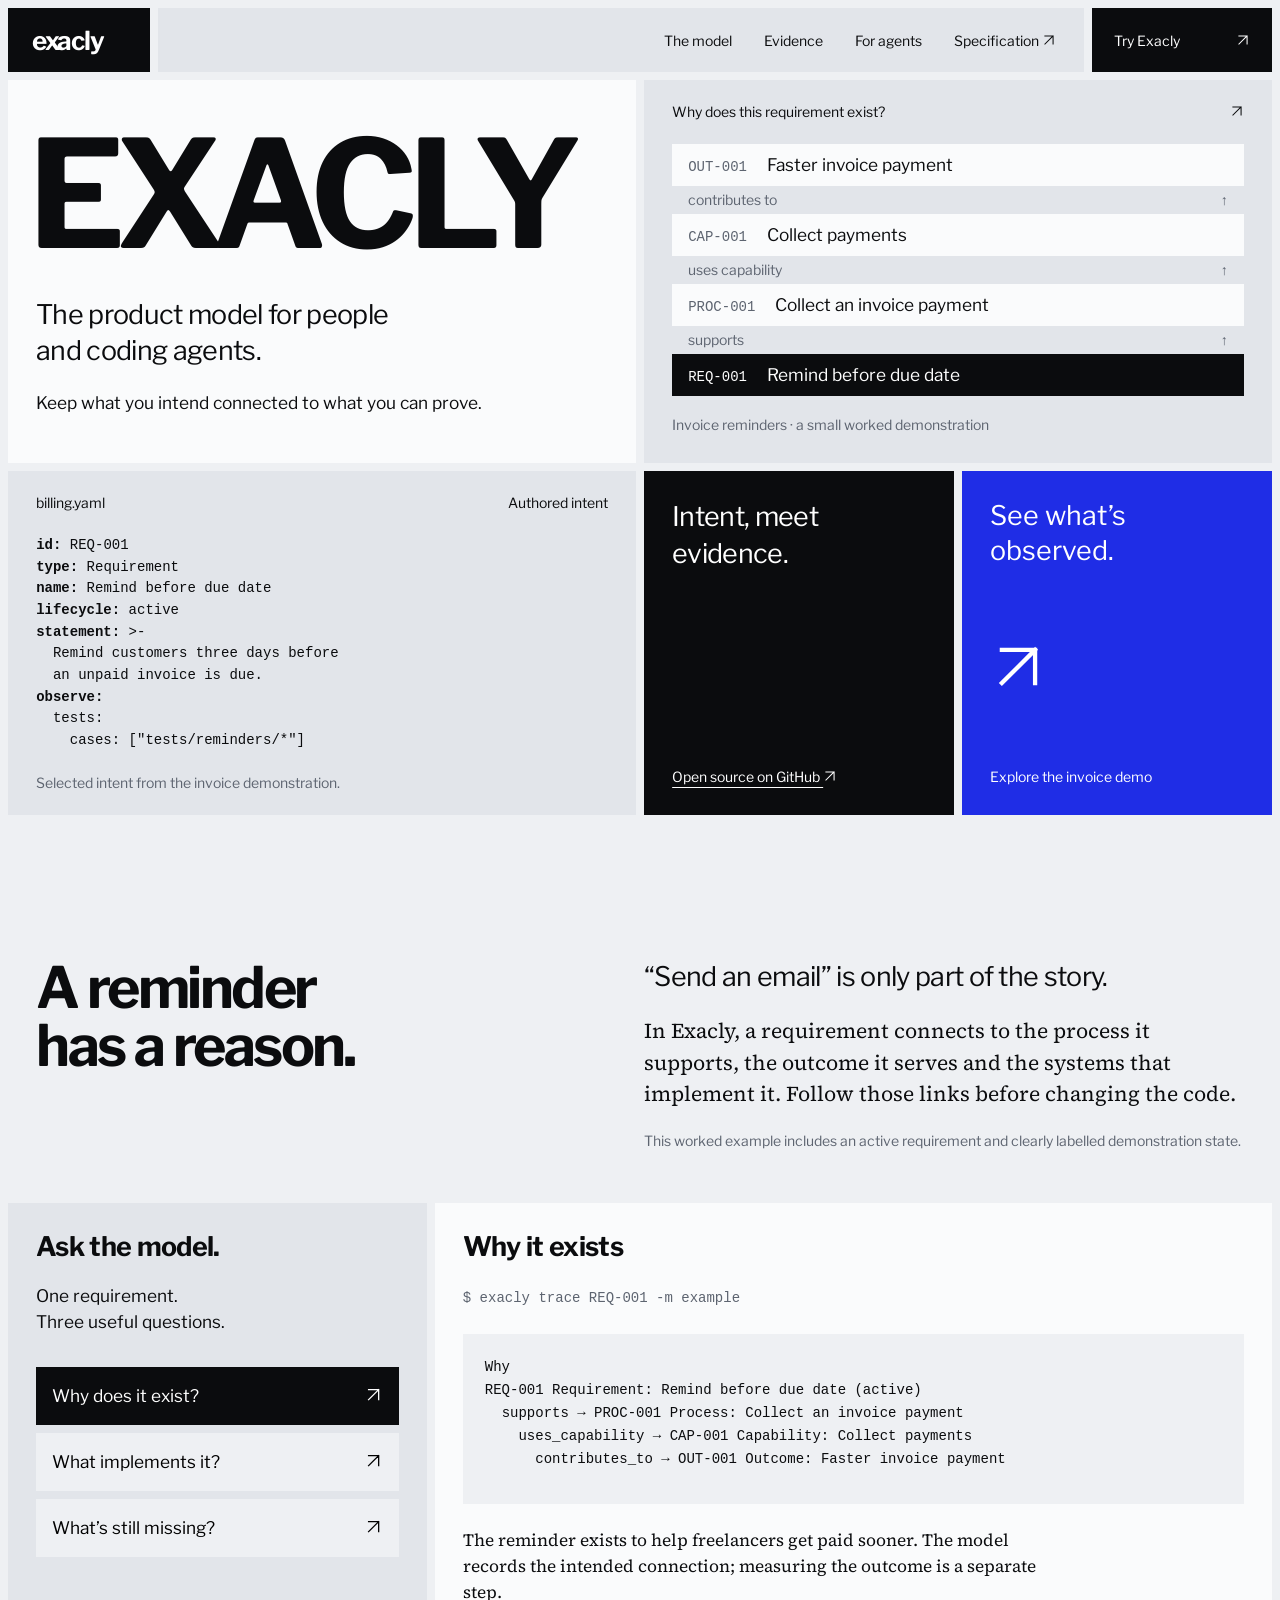
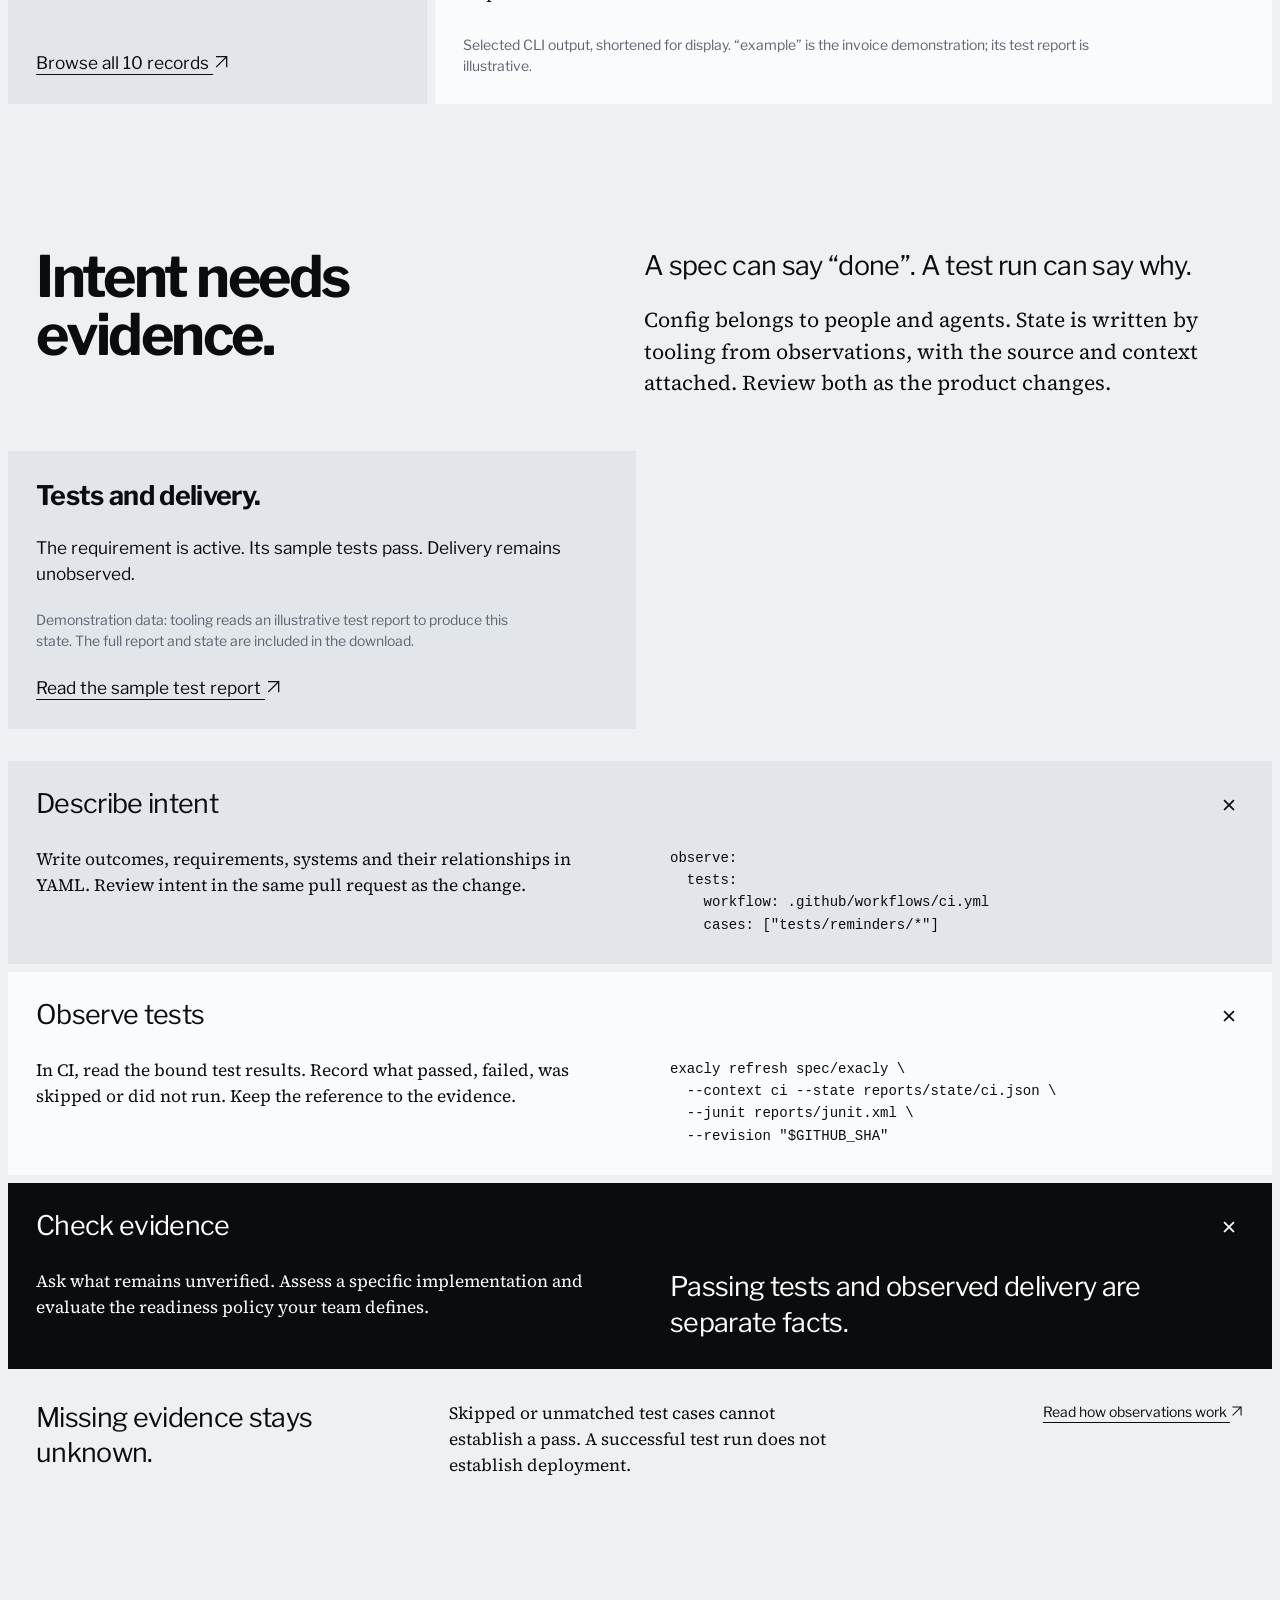
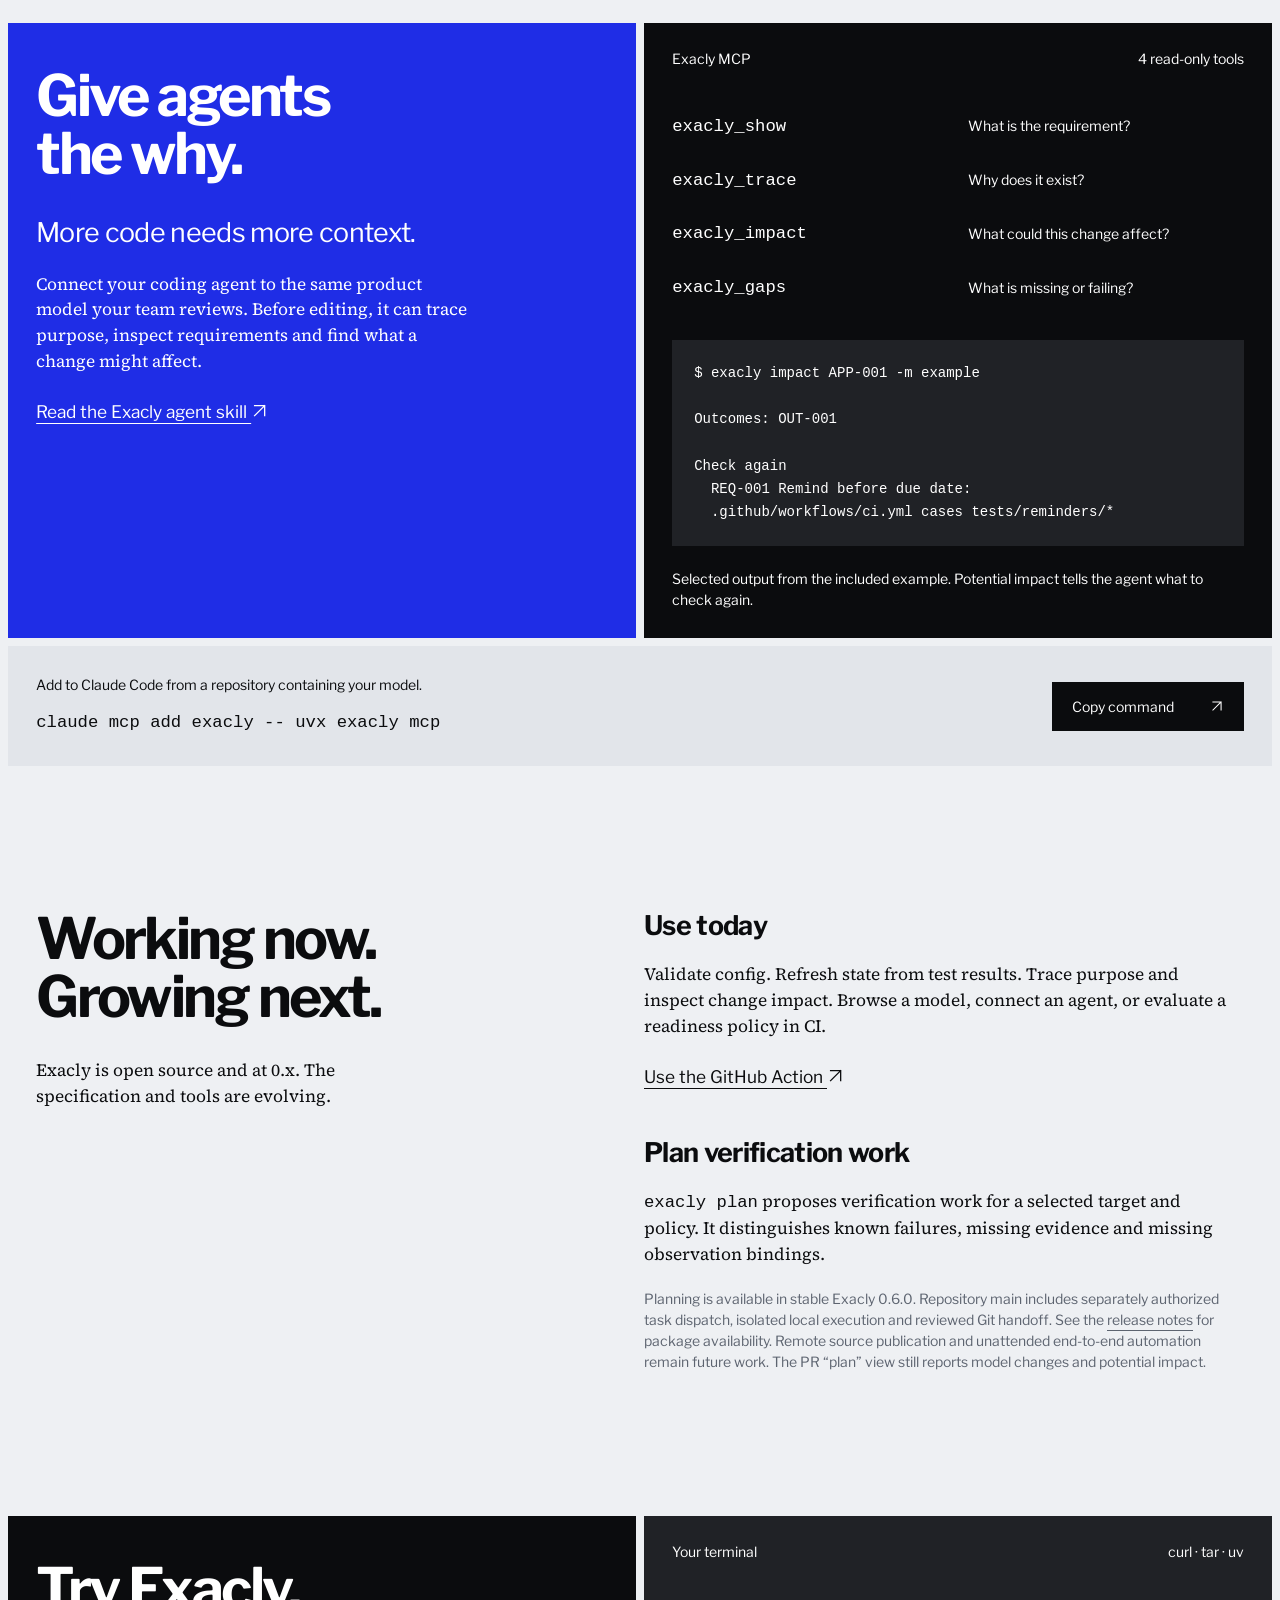
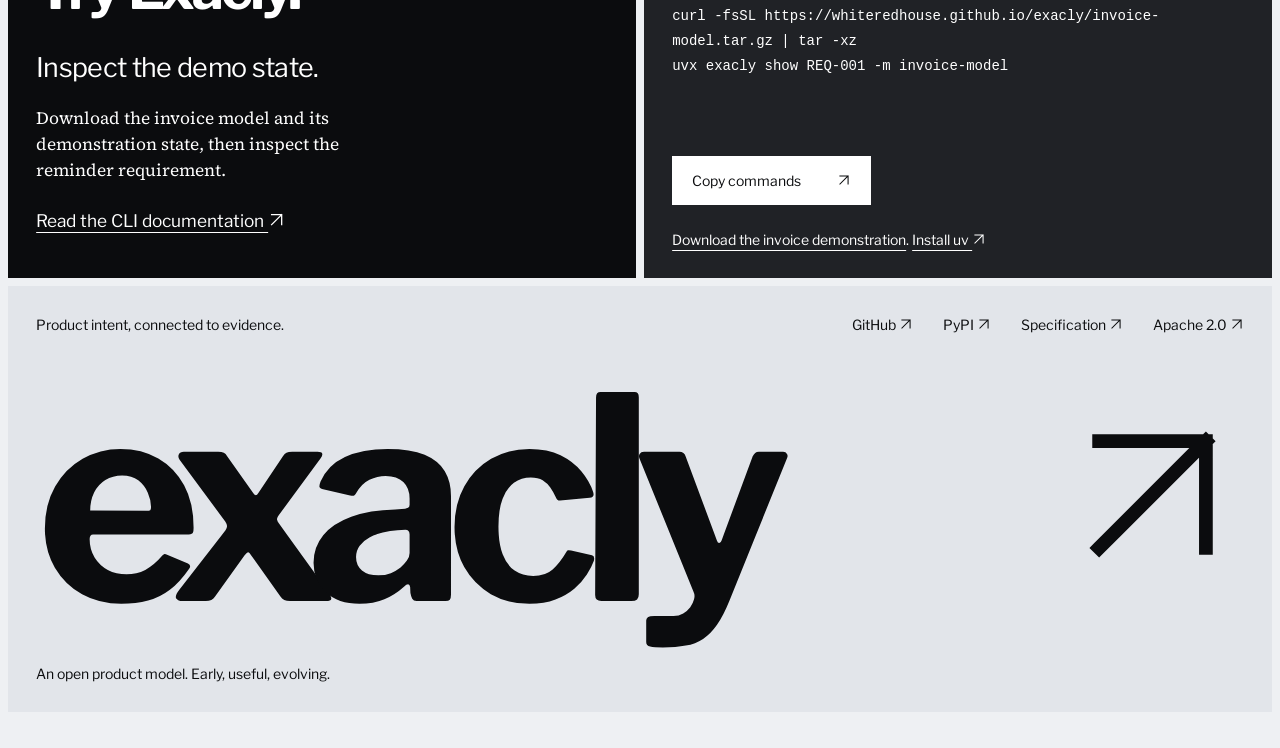
<file: docs/site/index.html>
<!doctype html>
<html lang="en">
<head>
  <meta charset="utf-8">
  <meta name="viewport" content="width=device-width, initial-scale=1">
  <meta name="theme-color" content="#eef0f3">
  <meta name="description" content="Exacly connects product intent to evidence. An open product model and CLI that gives people and coding agents the context behind what ships.">
  <meta property="og:title" content="Exacly — Product intent, connected to evidence">
  <meta property="og:description" content="Know why a requirement exists, what implements it, and what is actually verified. A shared product model for people and coding agents.">
  <meta property="og:type" content="website">
  <title>Exacly — Product intent, connected to evidence</title>
  <link rel="icon" href="./favicon.svg" type="image/svg+xml">
  <link rel="preload" href="./fonts/libre-franklin-latin-700-normal.woff2" as="font" type="font/woff2" crossorigin>
  <link rel="stylesheet" href="./style.css">
  <script src="./site.js" defer></script>
</head>
<body>
  <a class="skip-link" href="#main">Skip to content</a>
  <header class="site-header">
    <a class="wordmark" href="#main" aria-label="Exacly home">exacly</a>
    <nav class="desktop-nav" aria-label="Main navigation">
      <a href="#model">The model</a><a href="#evidence">Evidence</a><a href="#agents">For agents</a><a href="https://github.com/whiteredhouse/exacly/tree/main/spec">Specification <svg class="arrow" aria-hidden="true" viewBox="0 0 24 24" fill="none"><path d="M5 19 19 5M5 5h14v14" stroke="currentColor" stroke-width="1.8" stroke-linecap="square"/></svg></a>
    </nav>
    <details class="mobile-nav">
      <summary>Menu <span aria-hidden="true">＋</span></summary>
      <nav aria-label="Mobile navigation"><a href="#model">The model</a><a href="#evidence">Evidence</a><a href="#agents">For agents</a><a href="#start">Try Exacly</a><a href="https://github.com/whiteredhouse/exacly/tree/main/spec">Specification <svg class="arrow" aria-hidden="true" viewBox="0 0 24 24" fill="none"><path d="M5 19 19 5M5 5h14v14" stroke="currentColor" stroke-width="1.8" stroke-linecap="square"/></svg></a></nav>
    </details>
    <a class="header-action" href="#start">Try Exacly <span aria-hidden="true"><svg class="arrow" aria-hidden="true" viewBox="0 0 24 24" fill="none"><path d="M5 19 19 5M5 5h14v14" stroke="currentColor" stroke-width="1.8" stroke-linecap="square"/></svg></span></a>
  </header>

  <main id="main">
    <section class="hero board" aria-labelledby="hero-title">
      <div class="hero-name tile">
        <h1 id="hero-title">EXACLY</h1>
        <p class="lead">The product model for people<br class="desktop-break"> and coding agents.</p>
        <p>Keep what you intend connected to what you can prove.</p>
        <a class="mobile-hero-action" href="#model">Explore the example <span aria-hidden="true"><svg class="arrow" aria-hidden="true" viewBox="0 0 24 24" fill="none"><path d="M5 19 19 5M5 5h14v14" stroke="currentColor" stroke-width="1.8" stroke-linecap="square"/></svg></span></a>
      </div>
      <div class="hero-trace tile" data-ui>
        <div class="fragment-heading"><span>Why does this requirement exist?</span><span aria-hidden="true"><svg class="arrow" aria-hidden="true" viewBox="0 0 24 24" fill="none"><path d="M5 19 19 5M5 5h14v14" stroke="currentColor" stroke-width="1.8" stroke-linecap="square"/></svg></span></div>
        <div class="trace-graphic">
          <div class="trace-node"><code>OUT-001</code><span>Faster invoice payment</span></div>
          <p class="trace-link">contributes to <span aria-hidden="true">↑</span></p>
          <div class="trace-node"><code>CAP-001</code><span>Collect payments</span></div>
          <p class="trace-link">uses capability <span aria-hidden="true">↑</span></p>
          <div class="trace-node"><code>PROC-001</code><span>Collect an invoice payment</span></div>
          <p class="trace-link">supports <span aria-hidden="true">↑</span></p>
          <div class="trace-node selected"><code>REQ-001</code><span>Remind before due date</span></div>
        </div>
        <p class="fragment-note">Invoice reminders · a small worked demonstration</p>
      </div>
      <div class="hero-config tile" data-ui>
        <div class="fragment-heading"><span>billing.yaml</span><span>Authored intent</span></div>
        <pre><code><span class="syntax-key">id:</span> REQ-001
<span class="syntax-key">type:</span> Requirement
<span class="syntax-key">name:</span> Remind before due date
<span class="syntax-key">lifecycle:</span> active
<span class="syntax-key">statement:</span> &gt;-
  Remind customers three days before
  an unpaid invoice is due.
<span class="syntax-key">observe:</span>
  tests:
    cases: ["tests/reminders/*"]</code></pre>
        <p class="fragment-note">Selected intent from the invoice demonstration.</p>
      </div>
      <div class="hero-close board">
        <div class="hero-statement tile"><p>Intent, meet evidence.</p><a href="https://github.com/whiteredhouse/exacly">Open source on GitHub <span aria-hidden="true"><svg class="arrow" aria-hidden="true" viewBox="0 0 24 24" fill="none"><path d="M5 19 19 5M5 5h14v14" stroke="currentColor" stroke-width="1.8" stroke-linecap="square"/></svg></span></a></div>
        <a class="hero-cta tile" href="#evidence"><span>See what’s<br>observed.</span><span class="big-arrow" aria-hidden="true"><svg class="arrow" aria-hidden="true" viewBox="0 0 24 24" fill="none"><path d="M5 19 19 5M5 5h14v14" stroke="currentColor" stroke-width="1.8" stroke-linecap="square"/></svg></span><span class="cta-caption">Explore the invoice demo</span></a>
      </div>
    </section>

    <section id="model" class="model-section section-space" aria-labelledby="model-title">
      <div class="section-intro">
        <h2 id="model-title" data-enter>A reminder<br>has a reason.</h2>
        <div data-enter><p class="lead">“Send an email” is only part of the story.</p><p>In Exacly, a requirement connects to the process it supports, the outcome it serves and the systems that implement it. Follow those links before changing the code.</p><p class="small">This worked example includes an active requirement and clearly labelled demonstration state.</p></div>
      </div>
      <div class="question-board board" data-enter>
        <div class="question-choices tile">
          <h3>Ask the model.</h3>
          <p>One requirement.<br>Three useful questions.</p>
          <div class="question-controls" hidden role="tablist" aria-label="Questions about the example">
            <button id="tab-why" type="button" role="tab" aria-selected="true" aria-controls="answer-why" data-question="why">Why does it exist? <span aria-hidden="true"><svg class="arrow" aria-hidden="true" viewBox="0 0 24 24" fill="none"><path d="M5 19 19 5M5 5h14v14" stroke="currentColor" stroke-width="1.8" stroke-linecap="square"/></svg></span></button>
            <button id="tab-how" type="button" role="tab" aria-selected="false" aria-controls="answer-how" tabindex="-1" data-question="how">What implements it? <span aria-hidden="true"><svg class="arrow" aria-hidden="true" viewBox="0 0 24 24" fill="none"><path d="M5 19 19 5M5 5h14v14" stroke="currentColor" stroke-width="1.8" stroke-linecap="square"/></svg></span></button>
            <button id="tab-gaps" type="button" role="tab" aria-selected="false" aria-controls="answer-gaps" tabindex="-1" data-question="gaps">What’s still missing? <span aria-hidden="true"><svg class="arrow" aria-hidden="true" viewBox="0 0 24 24" fill="none"><path d="M5 19 19 5M5 5h14v14" stroke="currentColor" stroke-width="1.8" stroke-linecap="square"/></svg></span></button>
          </div>
          <a class="text-link" href="./example/">Browse all 10 records <span aria-hidden="true"><svg class="arrow" aria-hidden="true" viewBox="0 0 24 24" fill="none"><path d="M5 19 19 5M5 5h14v14" stroke="currentColor" stroke-width="1.8" stroke-linecap="square"/></svg></span></a>
        </div>
        <div class="answers tile" data-ui>
          <article id="answer-why" class="answer" aria-labelledby="answer-why-title">
            <h3 id="answer-why-title">Why it exists</h3>
            <pre class="command"><code>$ exacly trace REQ-001 -m example</code></pre>
            <pre class="answer-output"><code>Why
REQ-001 Requirement: Remind before due date (active)
  supports → PROC-001 Process: Collect an invoice payment
    uses_capability → CAP-001 Capability: Collect payments
      contributes_to → OUT-001 Outcome: Faster invoice payment</code></pre>
            <p>The reminder exists to help freelancers get paid sooner. The model records the intended connection; measuring the outcome is a separate step.</p>
          </article>
          <article id="answer-how" class="answer" aria-labelledby="answer-how-title">
            <h3 id="answer-how-title">What implements it</h3>
            <pre class="command"><code>$ exacly trace REQ-001 -m example</code></pre>
            <pre class="answer-output"><code>How
REQ-001 Requirement: Remind before due date (active)
  implements ← APP-001 Application: Reminder service
    depends_on → INF-001 Infrastructure: Scheduler
    depends_on → INF-002 Infrastructure: Message queue
    depends_on → INF-003 Infrastructure: Billing database
    reads → INFO-001 Information: Invoice
    writes → INFO-001 Information: Invoice</code></pre>
            <p>The reminder service implements the requirement. Its dependencies make the surrounding system visible before a change.</p>
          </article>
          <article id="answer-gaps" class="answer" aria-labelledby="answer-gaps-title">
            <h3 id="answer-gaps-title">What’s still missing</h3>
            <pre class="command"><code>$ exacly gaps -m example</code></pre>
            <pre class="answer-output"><code>Result: conforms
State: demo

Requirements not verified in any context (0)

Requirements not released in any context (1)
  REQ-001 Requirement: Remind before due date (active)</code></pre>
            <p>The sample test report verifies the requirement in the demo context. Delivery has no recorded observation, so that gap stays visible.</p>
          </article>
          <p class="fragment-note">Selected CLI output, shortened for display. “example” is the invoice demonstration; its test report is illustrative.</p>
        </div>
      </div>
    </section>

    <section id="evidence" class="evidence-section section-space" aria-labelledby="evidence-title">
      <div class="section-intro">
        <h2 id="evidence-title" data-enter>Intent needs<br>evidence.</h2>
        <div data-enter><p class="lead">A spec can say “done”. A test run can say why.</p><p>Config belongs to people and agents. State is written by tooling from observations, with the source and context attached. Review both as the product changes.</p></div>
      </div>
      <div id="demo-evidence" class="demo-evidence board">
        <!-- DEMO_EVIDENCE -->
        <div class="demo-explanation tile">
          <h3>Tests and delivery.</h3>
          <p>The requirement is active. Its sample tests pass. Delivery remains unobserved.</p>
          <p class="small">Demonstration data: tooling reads an illustrative test report to produce this state. The full report and state are included in the download.</p>
          <a class="text-link" href="./example/sample-junit.xml">Read the sample test report <svg class="arrow" aria-hidden="true" viewBox="0 0 24 24" fill="none"><path d="M5 19 19 5M5 5h14v14" stroke="currentColor" stroke-width="1.8" stroke-linecap="square"/></svg></a>
        </div>
      </div>
      <div class="evidence-board board">
        <details class="evidence-step tile" open data-enter><summary>Describe intent<span aria-hidden="true">＋</span></summary><div><p>Write outcomes, requirements, systems and their relationships in YAML. Review intent in the same pull request as the change.</p><pre data-ui><code>observe:
  tests:
    workflow: .github/workflows/ci.yml
    cases: ["tests/reminders/*"]</code></pre></div></details>
        <details class="evidence-step tile" open data-enter><summary>Observe tests<span aria-hidden="true">＋</span></summary><div><p>In CI, read the bound test results. Record what passed, failed, was skipped or did not run. Keep the reference to the evidence.</p><pre data-ui><code>exacly refresh spec/exacly \
  --context ci --state reports/state/ci.json \
  --junit reports/junit.xml \
  --revision "$GITHUB_SHA"</code></pre></div></details>
        <details class="evidence-step tile" open data-enter><summary>Check evidence<span aria-hidden="true">＋</span></summary><div><p>Ask what remains unverified. Assess a specific implementation and evaluate the readiness policy your team defines.</p><p class="step-emphasis">Passing tests and observed delivery are separate facts.</p></div></details>
      </div>
      <div class="evidence-note" data-enter><p>Missing evidence stays unknown.</p><p>Skipped or unmatched test cases cannot establish a pass. A successful test run does not establish deployment.</p><a href="https://github.com/whiteredhouse/exacly/blob/main/python/README.md#refresh">Read how observations work <svg class="arrow" aria-hidden="true" viewBox="0 0 24 24" fill="none"><path d="M5 19 19 5M5 5h14v14" stroke="currentColor" stroke-width="1.8" stroke-linecap="square"/></svg></a></div>
    </section>

    <section id="agents" class="agents-section section-space" aria-labelledby="agents-title">
      <div class="agents-heading tile"><h2 id="agents-title" data-enter>Give agents<br>the why.</h2><p class="lead" data-enter>More code needs more context.</p><p data-enter>Connect your coding agent to the same product model your team reviews. Before editing, it can trace purpose, inspect requirements and find what a change might affect.</p><a class="text-link" href="https://github.com/whiteredhouse/exacly/blob/main/skills/exacly/SKILL.md" data-enter>Read the Exacly agent skill <svg class="arrow" aria-hidden="true" viewBox="0 0 24 24" fill="none"><path d="M5 19 19 5M5 5h14v14" stroke="currentColor" stroke-width="1.8" stroke-linecap="square"/></svg></a></div>
      <div class="agent-interface tile" data-ui data-enter>
        <div class="fragment-heading"><span>Exacly MCP</span><span>4 read-only tools</span></div>
        <dl class="tool-list"><div><dt><code>exacly_show</code></dt><dd>What is the requirement?</dd></div><div><dt><code>exacly_trace</code></dt><dd>Why does it exist?</dd></div><div><dt><code>exacly_impact</code></dt><dd>What could this change affect?</dd></div><div><dt><code>exacly_gaps</code></dt><dd>What is missing or failing?</dd></div></dl>
        <div class="agent-output"><pre><code>$ exacly impact APP-001 -m example

Outcomes: OUT-001

Check again
  REQ-001 Remind before due date:
  .github/workflows/ci.yml cases tests/reminders/*</code></pre></div>
        <p class="fragment-note">Selected output from the included example. Potential impact tells the agent what to check again.</p>
      </div>
      <div class="mcp-setup tile"><p>Add to Claude Code from a repository containing your model.</p><pre><code id="mcp-command">claude mcp add exacly -- uvx exacly mcp</code></pre><button class="copy-button" type="button" data-copy="mcp-command" hidden>Copy command <span aria-hidden="true"><svg class="arrow" aria-hidden="true" viewBox="0 0 24 24" fill="none"><path d="M5 19 19 5M5 5h14v14" stroke="currentColor" stroke-width="1.8" stroke-linecap="square"/></svg></span></button></div>
    </section>

    <section class="today-section section-space" aria-labelledby="today-title">
      <div class="today-heading" data-enter><h2 id="today-title">Working now.<br>Growing next.</h2><p>Exacly is open source and at 0.x. The specification and tools are evolving.</p></div>
      <div class="today-content" data-enter><h3>Use today</h3><p>Validate config. Refresh state from test results. Trace purpose and inspect change impact. Browse a model, connect an agent, or evaluate a readiness policy in CI.</p><a class="text-link" href="https://github.com/whiteredhouse/exacly-action">Use the GitHub Action <svg class="arrow" aria-hidden="true" viewBox="0 0 24 24" fill="none"><path d="M5 19 19 5M5 5h14v14" stroke="currentColor" stroke-width="1.8" stroke-linecap="square"/></svg></a><h3>Plan verification work</h3><p><code>exacly plan</code> proposes verification work for a selected target and policy. It distinguishes known failures, missing evidence and missing observation bindings.</p><p class="small">Planning is available in stable Exacly 0.6.0. Repository main includes separately authorized task dispatch, isolated local execution and reviewed Git handoff. See the <a href="https://github.com/whiteredhouse/exacly/blob/main/CHANGELOG.md">release notes</a> for package availability. Remote source publication and unattended end-to-end automation remain future work. The PR “plan” view still reports model changes and potential impact.</p></div>
    </section>

    <section id="start" class="start-section section-space" aria-labelledby="start-title">
      <div class="start-heading tile"><h2 id="start-title" data-enter>Try Exacly.</h2><p class="lead" data-enter>Inspect the demo state.</p><p data-enter>Download the invoice model and its demonstration state, then inspect the reminder requirement.</p><a class="text-link" href="https://github.com/whiteredhouse/exacly/blob/main/python/README.md" data-enter>Read the CLI documentation <svg class="arrow" aria-hidden="true" viewBox="0 0 24 24" fill="none"><path d="M5 19 19 5M5 5h14v14" stroke="currentColor" stroke-width="1.8" stroke-linecap="square"/></svg></a></div>
      <div class="start-commands tile" data-ui data-enter><div class="fragment-heading"><span>Your terminal</span><span>curl · tar · uv</span></div><pre><code id="start-command">curl -fsSL https://whiteredhouse.github.io/exacly/invoice-model.tar.gz | tar -xz
uvx exacly show REQ-001 -m invoice-model</code></pre><button class="copy-button" type="button" data-copy="start-command" hidden>Copy commands <span aria-hidden="true"><svg class="arrow" aria-hidden="true" viewBox="0 0 24 24" fill="none"><path d="M5 19 19 5M5 5h14v14" stroke="currentColor" stroke-width="1.8" stroke-linecap="square"/></svg></span></button><p class="fragment-note"><a href="./invoice-model.tar.gz" download>Download the invoice demonstration</a>. <a href="https://docs.astral.sh/uv/getting-started/installation/">Install uv <svg class="arrow" aria-hidden="true" viewBox="0 0 24 24" fill="none"><path d="M5 19 19 5M5 5h14v14" stroke="currentColor" stroke-width="1.8" stroke-linecap="square"/></svg></a></p></div>
    </section>
  </main>

  <footer class="site-footer">
    <div class="footer-links"><p>Product intent, connected to evidence.</p><nav aria-label="Footer navigation"><a href="https://github.com/whiteredhouse/exacly">GitHub <svg class="arrow" aria-hidden="true" viewBox="0 0 24 24" fill="none"><path d="M5 19 19 5M5 5h14v14" stroke="currentColor" stroke-width="1.8" stroke-linecap="square"/></svg></a><a href="https://pypi.org/project/exacly/">PyPI <svg class="arrow" aria-hidden="true" viewBox="0 0 24 24" fill="none"><path d="M5 19 19 5M5 5h14v14" stroke="currentColor" stroke-width="1.8" stroke-linecap="square"/></svg></a><a href="https://github.com/whiteredhouse/exacly/tree/main/spec">Specification <svg class="arrow" aria-hidden="true" viewBox="0 0 24 24" fill="none"><path d="M5 19 19 5M5 5h14v14" stroke="currentColor" stroke-width="1.8" stroke-linecap="square"/></svg></a><a href="https://github.com/whiteredhouse/exacly/blob/main/LICENSE">Apache 2.0 <svg class="arrow" aria-hidden="true" viewBox="0 0 24 24" fill="none"><path d="M5 19 19 5M5 5h14v14" stroke="currentColor" stroke-width="1.8" stroke-linecap="square"/></svg></a></nav></div>
    <a class="footer-name" href="#main" aria-label="Exacly — back to top">exacly<span aria-hidden="true"><svg class="arrow" aria-hidden="true" viewBox="0 0 24 24" fill="none"><path d="M5 19 19 5M5 5h14v14" stroke="currentColor" stroke-width="1.8" stroke-linecap="square"/></svg></span></a>
    <p class="footer-status">An open product model. Early, useful, evolving.</p>
  </footer>
  <p id="copy-status" class="sr-only" role="status" aria-live="polite"></p>
</body>
</html>
</file>
<file: docs/site/style.css>
@font-face {
  font-family:"Libre Franklin";
  font-style:normal;
  font-weight:400;
  font-display:swap;
  src:url("./fonts/libre-franklin-latin-400-normal.woff2") format("woff2");
}
@font-face {
  font-family:"Libre Franklin";
  font-style:normal;
  font-weight:700;
  font-display:swap;
  src:url("./fonts/libre-franklin-latin-700-normal.woff2") format("woff2");
}
@font-face {
  font-family:"Source Serif 4";
  font-style:normal;
  font-weight:400;
  font-display:swap;
  src:url("./fonts/source-serif-4-latin-400-normal.woff2") format("woff2");
}
:root {
  --bg:#eef0f3;
  --surface:#e2e5ea;
  --paper:#fafbfc;
  --ink:#0b0c0e;
  --muted:#5d6470;
  --accent:#1f2de6;
  --white:#fff;
  --dark-surface:#202226;
  --small:14px;
  --body:clamp(17px,1.35vw,20px);
  --lead:clamp(23px,2.1vw,30px);
  --head:clamp(38px,4.45vw,68px);
  --display:clamp(88px,11.65vw,180px);
  --gutter:8px;
  --pad:clamp(22px,2.2vw,36px);
  --ease:cubic-bezier(.22,1,.36,1);
}
* {
  box-sizing:border-box;
}
html {
  scroll-behavior:smooth;
  scroll-padding-top:24px;
}
body {
  margin:0;
  padding:8px;
  background:var(--bg);
  color:var(--ink);
  font-family:"Libre Franklin",Arial,sans-serif;
  font-size:var(--body);
  line-height:1.5;
}
::selection {
  background:var(--accent);
  color:var(--white);
}
a {
  color:inherit;
  text-decoration-thickness:1px;
  text-underline-offset:5px;
}
button,summary,a {
  -webkit-tap-highlight-color:transparent;
}
button {
  font:inherit;
  cursor:pointer;
}
a,button,summary {
  touch-action:manipulation;
}
a:focus-visible,button:focus-visible,summary:focus-visible,[tabindex="0"]:focus-visible {
  outline:3px solid var(--accent);
  outline-offset:5px;
}
.agents-section a:focus-visible,.agents-section button:focus-visible,.start-section a:focus-visible,.start-section button:focus-visible {
  outline-color:var(--white);
}
button:active,a:active {
  transform:translateY(2px);
}
h1,h2,h3,p,pre,dl,dd {
  margin:0;
}
h1,h2,h3 {
  font-weight:700;
}
h2 {
  font-size:var(--head);
  line-height:1.02;
  letter-spacing:-.045em;
}
h3 {
  font-size:var(--lead);
  line-height:1.18;
  letter-spacing:-.025em;
}
p+p {
  margin-top:20px;
}
p {
  max-width:65ch;
}
pre {
  white-space:pre-wrap;
  overflow-wrap:anywhere;
  font-size:var(--small);
  line-height:1.65;
  tab-size:2;
}
code {
  font-family:ui-monospace,SFMono-Regular,Consolas,"Liberation Mono",monospace;
}
button {
  border:0;
  border-radius:0;
}
button:disabled {
  cursor:default;
}
[hidden] {
  display:none!important;
}
.board {
  display:grid;
  gap:var(--gutter);
}
.tile {
  padding:var(--pad);
  min-width:0;
}
.lead {
  font-size:var(--lead);
  line-height:1.35;
  letter-spacing:-.025em;
}
.small,.fragment-note {
  font-size:var(--small);
  line-height:1.5;
}
.small {
  color:var(--muted);
}
.text-link {
  display:inline-block;
  margin-top:24px;
  font-size:var(--body);
}
.text-link:hover {
  text-decoration-thickness:2px;
}
.section-space {
  margin-top:144px;
}
.section-intro {
  display:grid;
  grid-template-columns:1fr 1fr;
  gap:var(--gutter);
  padding:0 var(--pad) 52px;
}
.section-intro>div {
  max-width:63ch;
}
.section-intro>div>p:not(.lead):not(.small) {
  font-family:"Source Serif 4",Georgia,serif;
  font-size:clamp(20px,1.65vw,24px);
}
.sr-only {
  position:absolute;
  width:1px;
  height:1px;
  overflow:hidden;
  clip-path:inset(50%);
  white-space:nowrap;
}
.skip-link {
  position:absolute;
  left:20px;
  top:-100px;
  padding:12px 20px;
  background:var(--ink);
  color:var(--white);
  z-index:20;
}
.skip-link:focus {
  top:12px;
}
.site-header {
  display:grid;
  grid-template-columns:142px 1fr 180px;
  gap:8px;
  min-height:64px;
  margin-bottom:8px;
}
.wordmark {
  background:var(--ink);
  color:var(--white);
  text-decoration:none;
  font-size:26px;
  font-weight:700;
  letter-spacing:-.05em;
  padding:12px 24px;
  display:flex;
  align-items:center;
}
.desktop-nav {
  display:flex;
  align-items:center;
  justify-content:flex-end;
  gap:32px;
  padding:0 28px;
  background:var(--surface);
  font-size:var(--small);
}
.desktop-nav a,.header-action,.footer-links a {
  text-decoration:none;
}
.desktop-nav a:hover,.footer-links a:hover {
  text-decoration:underline;
  text-underline-offset:5px;
}
.header-action {
  background:var(--ink);
  color:var(--white);
  display:flex;
  justify-content:space-between;
  align-items:center;
  padding:18px 22px;
  font-size:var(--small);
}
.header-action:hover {
  background:var(--accent);
}
.mobile-nav {
  display:none;
}
.hero {
  grid-template-columns:1fr 1fr;
  grid-template-rows:auto auto;
}
.hero-name {
  background:var(--paper);
  display:flex;
  flex-direction:column;
  justify-content:center;
  min-height:352px;
  padding-bottom:40px;
}
.hero-name h1 {
  font-size:var(--display);
  line-height:.92;
  letter-spacing:-.065em;
  margin:10px 0 34px -8px;
  white-space:nowrap;
}
.hero-name .lead {
  font-size:var(--lead);
}
.hero-name>p:last-child {
  font-family:"Source Serif 4",Georgia,serif;
  font-size:var(--body);
  margin-top:18px;
}
.hero-trace {
  background:var(--surface);
  padding-top:22px;
}
.fragment-heading {
  font-family:"Libre Franklin",Arial,sans-serif;
  display:flex;
  justify-content:space-between;
  gap:16px;
  font-size:var(--small);
  line-height:1.4;
  margin-bottom:22px;
}
.trace-graphic {
  max-width:580px;
  margin:0 auto;
}
.trace-node {
  display:flex;
  gap:20px;
  align-items:baseline;
  background:var(--paper);
  padding:10px 16px;
  font-size:var(--body);
  line-height:1.25;
}
.trace-node code {
  font-size:var(--small);
  white-space:nowrap;
  color:var(--muted);
}
.trace-node.selected {
  background:var(--ink);
  color:var(--white);
}
.trace-node.selected code {
  color:var(--white);
}
.trace-link {
  display:flex;
  justify-content:space-between;
  font-size:var(--small);
  line-height:1.25;
  margin:5px 16px;
  color:var(--muted);
}
.hero-trace .fragment-note {
  margin-top:18px;
  color:var(--muted);
}
.hero-config {
  background:var(--surface);
  padding-top:22px;
  padding-bottom:22px;
}
.hero-config pre {
  font-size:var(--small);
  line-height:1.55;
}
.syntax-key {
  font-weight:700;
}
.hero-config .fragment-note {
  margin-top:20px;
  color:var(--muted);
}
.hero-close {
  grid-template-columns:1fr 1fr;
}
.hero-statement {
  background:var(--ink);
  color:var(--white);
  display:flex;
  flex-direction:column;
  justify-content:space-between;
  gap:40px;
}
.hero-statement>p {
  font-size:var(--lead);
  line-height:1.35;
  letter-spacing:-.025em;
}
.hero-statement a {
  font-size:var(--small);
}
.hero-cta {
  background:var(--accent);
  color:var(--white);
  text-decoration:none;
  display:flex;
  flex-direction:column;
  justify-content:space-between;
  min-height:300px;
  font-size:var(--lead);
  line-height:1.3;
}
.big-arrow {
  display:block;
  font-size:var(--head);
  line-height:1;
  margin:16px 0;
}
.cta-caption {
  font-size:var(--small);
}
.hero-cta:hover .big-arrow {
  transform:translate(6px,-6px);
}
.big-arrow {
  transition:transform 250ms var(--ease);
}
.question-board {
  grid-template-columns:4fr 8fr;
}
.question-choices {
  background:var(--surface);
  display:flex;
  flex-direction:column;
}
.question-choices>p {
  margin-top:20px;
}
.question-controls {
  display:grid;
  gap:8px;
  margin-top:32px;
}
.question-controls button {
  display:flex;
  justify-content:space-between;
  text-align:left;
  background:var(--bg);
  padding:16px;
  font-size:var(--body);
}
.question-controls button[aria-selected="true"] {
  background:var(--ink);
  color:var(--white);
}
.question-controls button:hover {
  background:var(--paper);
  color:var(--ink);
}
.question-choices>.text-link {
  margin-top:auto;
  padding-top:32px;
}
.answers {
  background:var(--paper);
  padding-top:28px;
  min-height:410px;
  display:flex;
  flex-direction:column;
  justify-content:space-between;
}
.answer h3 {
  font-size:var(--lead);
  margin-bottom:24px;
}
.command {
  color:var(--muted);
  margin-bottom:24px;
}
.answer-output {
  padding:22px;
  background:var(--bg);
  min-height:170px;
}
.answer>p {
  font-family:"Source Serif 4",Georgia,serif;
  font-size:var(--body);
  margin-top:24px;
  max-width:65ch;
}
.answer+.answer {
  margin-top:40px;
}
.answers>.fragment-note {
  color:var(--muted);
  margin-top:28px;
}
.evidence-board {
  grid-template-columns:1fr;
}
.evidence-step {
  background:var(--surface);
  padding-top:24px;
  padding-bottom:28px;
}
.evidence-step:nth-child(2) {
  background:var(--paper);
}
.evidence-step:nth-child(3) {
  background:var(--ink);
  color:var(--white);
}
.evidence-step summary {
  display:grid;
  grid-template-columns:1fr 1fr auto;
  gap:14px;
  align-items:center;
  cursor:pointer;
  list-style:none;
  font-size:var(--lead);
  letter-spacing:-.025em;
  line-height:1.4;
}
.evidence-step summary::-webkit-details-marker {
  display:none;
}
.evidence-step summary>span:first-child {
  font-size:var(--small);
  letter-spacing:0;
}
.evidence-step summary>span:last-child {
  font-size:var(--lead);
  transition:transform 200ms var(--ease);
}
.evidence-step[open] summary>span:last-child {
  transform:rotate(45deg);
}
.evidence-step>div {
  display:grid;
  grid-template-columns:1fr 1fr;
  gap:60px;
  padding-top:24px;
}
.evidence-step p {
  font-family:"Source Serif 4",Georgia,serif;
}
.evidence-step pre {
  margin-top:0;
  font-size:var(--small);
  line-height:1.6;
}
.evidence-step .step-emphasis {
  font-family:"Libre Franklin",Arial,sans-serif;
  font-size:var(--lead);
  line-height:1.35;
  letter-spacing:-.025em;
  margin-top:0;
}
.evidence-note {
  display:grid;
  grid-template-columns:1fr 1fr 1fr;
  gap:30px;
  padding:32px var(--pad) 0;
  align-items:start;
}
.evidence-note>p:first-child {
  font-size:var(--lead);
  line-height:1.3;
  letter-spacing:-.025em;
}
.evidence-note>p:nth-child(2) {
  margin:0;
  font-family:"Source Serif 4",Georgia,serif;
}
.evidence-note>a {
  font-size:var(--small);
  justify-self:end;
}
.agents-section {
  display:grid;
  grid-template-columns:1fr 1fr;
  gap:8px;
}
.agents-heading {
  background:var(--accent);
  color:var(--white);
  padding-top:44px;
  padding-bottom:44px;
}
.agents-heading .lead {
  margin-top:32px;
}
.agents-heading>p:not(.lead) {
  font-family:"Source Serif 4",Georgia,serif;
  max-width:48ch;
}
.agent-interface {
  background:var(--ink);
  color:var(--white);
  padding-top:26px;
}
.tool-list {
  margin-top:30px;
}
.tool-list>div {
  display:grid;
  grid-template-columns:1fr 1fr;
  gap:20px;
  padding:13px 0;
}
.tool-list dt {
  font-size:var(--body);
}
.tool-list dd {
  font-size:var(--small);
  align-self:center;
}
.agent-output {
  background:var(--dark-surface);
  padding:22px;
  margin-top:26px;
}
.agent-interface>.fragment-note {
  margin-top:22px;
}
.mcp-setup {
  grid-column:1/-1;
  background:var(--surface);
  display:grid;
  grid-template-columns:1fr auto;
  align-items:center;
  column-gap:30px;
}
.mcp-setup p {
  font-size:var(--small);
}
.mcp-setup pre {
  grid-column:1;
  margin-top:14px;
  font-size:var(--body);
}
.mcp-setup .copy-button {
  grid-column:2;
  grid-row:1/3;
}
.copy-button {
  background:var(--ink);
  color:var(--white);
  padding:14px 20px;
  display:flex;
  gap:36px;
  align-items:center;
  justify-content:space-between;
  font-size:var(--small);
  text-align:left;
  min-height:48px;
}
.copy-button:hover {
  background:var(--accent);
}
.today-section {
  display:grid;
  grid-template-columns:1fr 1fr;
  gap:8px;
  padding:0 var(--pad);
}
.today-heading>p {
  margin-top:32px;
  max-width:38ch;
  font-family:"Source Serif 4",Georgia,serif;
}
.today-content {
  max-width:62ch;
}
.today-content>p {
  font-family:"Source Serif 4",Georgia,serif;
  margin-top:20px;
}
.today-content h3:not(:first-child) {
  margin-top:48px;
}
.today-content .small {
  font-family:"Libre Franklin",Arial,sans-serif;
}
.start-section {
  display:grid;
  grid-template-columns:1fr 1fr;
  gap:8px;
}
.start-heading {
  background:var(--ink);
  color:var(--white);
  padding-top:44px;
  padding-bottom:44px;
}
.start-heading .lead {
  margin-top:32px;
}
.start-heading>p:not(.lead) {
  font-family:"Source Serif 4",Georgia,serif;
  max-width:38ch;
}
.start-commands {
  background:var(--dark-surface);
  color:var(--white);
  padding-top:26px;
  display:flex;
  flex-direction:column;
}
.start-commands pre {
  padding:20px 0 32px;
  font-size:var(--small);
  line-height:1.8;
}
.start-commands .copy-button {
  align-self:flex-start;
  background:var(--white);
  color:var(--ink);
  margin-top:auto;
}
.start-commands .copy-button:hover {
  background:var(--surface);
}
.start-commands>.fragment-note {
  margin-top:24px;
}
.site-footer {
  margin-top:8px;
  padding:28px var(--pad);
  background:var(--surface);
}
.footer-links {
  display:flex;
  justify-content:space-between;
  gap:24px;
  font-size:var(--small);
  align-items:start;
}
.footer-links nav {
  display:flex;
  gap:30px;
  flex-wrap:wrap;
}
.footer-name {
  display:flex;
  justify-content:space-between;
  font-size:clamp(120px,22vw,340px);
  letter-spacing:-.075em;
  line-height:1;
  font-weight:700;
  text-decoration:none;
  padding-top:24px;
  padding-bottom:22px;
}
.footer-name span {
  font-size:.65em;
  align-self:center;
  transition:transform 250ms var(--ease);
}
.footer-name:hover span {
  transform:translate(6px,-6px);
}
.footer-status {
  font-size:var(--small);
}
@media(min-width:1600px) {
  body {
    max-width:1920px;
    margin:auto;
  }
  .hero-name {
    min-height:430px;
  }
  .hero-trace .trace-node {
    padding:14px 18px;
  }
  .hero-config pre {
    font-size:17px;
  }
  .hero-close {
    min-height:360px;
  }
}
@media(max-width:1100px) {
  .site-header {
    grid-template-columns:120px 1fr 154px;
  }
  .wordmark {
    padding:12px 18px;
  }
  .desktop-nav {
    gap:20px;
    padding:0 18px;
  }
  .hero-name h1 {
    font-size:11vw;
    margin-left:-4px;
  }
  .hero-name {
    min-height:340px;
  }
  .hero-statement {
    gap:30px;
  }
  .hero-cta {
    min-height:280px;
  }
  .question-board {
    grid-template-columns:4fr 7fr;
  }
  .question-controls button {
    font-size:var(--small);
    padding:14px;
  }
  .answer-output {
    font-size:13px;
    padding:16px;
  }
  .tool-list>div {
    grid-template-columns:1fr;
    gap:4px;
    padding:10px 0;
  }
  .evidence-board {
    grid-template-columns:1fr;
  }
  .evidence-step summary {
    grid-template-columns:1fr 1fr auto;
  }
  .evidence-step>div {
    display:grid;
    grid-template-columns:1fr 1fr;
    gap:40px;
  }
  .evidence-step pre,.evidence-step .step-emphasis {
    margin-top:0;
  }
  .evidence-note {
    grid-template-columns:1fr 1fr;
  }
  .evidence-note>a {
    grid-column:2;
    justify-self:start;
  }
  .footer-links nav {
    gap:20px;
  }
  .section-space {
    margin-top:120px;
  }
}
@media(max-width:700px) {
  :root {
    --gutter:6px;
    --pad:22px;
    --head:clamp(36px,8vw,52px);
    --lead:23px;
    --body:18px;
    --small:14px;
  }
  body {
    padding:6px;
  }
  .site-header {
    grid-template-columns:1fr 1fr;
    gap:6px;
    min-height:58px;
    margin-bottom:6px;
  }
  .wordmark {
    padding:12px 22px;
    font-size:26px;
  }
  .desktop-nav,.header-action {
    display:none;
  }
  .mobile-nav {
    display:block;
    position:relative;
    z-index:5;
    background:var(--surface);
    font-size:var(--body);
  }
  .mobile-nav summary {
    display:flex;
    justify-content:space-between;
    list-style:none;
    padding:15px 22px;
    cursor:pointer;
  }
  .mobile-nav summary::-webkit-details-marker {
    display:none;
  }
  .mobile-nav[open] summary span {
    transform:rotate(45deg);
  }
  .mobile-nav nav {
    position:absolute;
    right:0;
    top:100%;
    width:min(340px,calc(100vw - 12px));
    padding:16px 22px 24px;
    background:var(--ink);
    color:var(--white);
    display:grid;
    gap:8px;
  }
  .mobile-nav nav a {
    padding:10px 0;
    text-decoration:none;
  }
  .hero {
    grid-template-columns:1fr;
    grid-template-rows:auto;
  }
  .hero-name {
    min-height:292px;
    justify-content:flex-end;
    padding:30px 22px;
  }
  .hero-name h1 {
    font-size:clamp(74px,20.5vw,144px);
    margin:0 0 24px -3px;
  }
  .hero-name .lead {
    max-width:32ch;
  }
  .hero-name>p:last-child {
    margin-top:16px;
  }
  .desktop-break {
    display:none;
  }
  .hero-trace {
    grid-row:2;
    padding-top:20px;
    padding-bottom:22px;
  }
  .trace-node {
    padding:12px 14px;
    gap:16px;
    font-size:var(--body);
  }
  .trace-link {
    margin:7px 14px;
  }
  .fragment-heading {
    margin-bottom:22px;
  }
  .hero-close {
    grid-row:3;
    grid-template-columns:1fr 1fr;
  }
  .hero-statement,.hero-cta {
    padding:22px;
    min-height:260px;
  }
  .hero-statement>p,.hero-cta>span:first-child {
    font-size:21px;
    line-height:1.35;
  }
  .hero-statement a {
    font-size:var(--small);
  }
  .hero-cta .big-arrow {
    font-size:58px;
  }
  .hero-config {
    grid-row:4;
    padding:22px;
  }
  .hero-config pre {
    font-size:var(--small);
  }
  .hero-config .fragment-note {
    margin-top:20px;
  }
  .section-space {
    margin-top:88px;
  }
  .section-intro {
    grid-template-columns:1fr;
    gap:30px;
    padding-bottom:32px;
  }
  .section-intro>div>p:not(.lead):not(.small) {
    font-size:20px;
  }
  .section-intro .lead {
    font-size:var(--lead);
  }
  .question-board {
    grid-template-columns:1fr;
  }
  .question-choices {
    padding-top:26px;
  }
  .question-choices>p {
    margin-top:14px;
  }
  .question-controls {
    margin-top:24px;
  }
  .question-controls button {
    font-size:var(--body);
    padding:16px;
  }
  .question-choices>.text-link {
    padding-top:0;
    margin-top:24px;
  }
  .answers {
    padding:26px 22px;
    min-height:440px;
  }
  .answer h3 {
    font-size:var(--lead);
    margin-bottom:22px;
  }
  .answer-output {
    font-size:13px;
    padding:16px;
    min-height:190px;
  }
  .command {
    font-size:13px;
  }
  .answer>p {
    font-size:20px;
  }
  .evidence-step {
    padding:22px;
  }
  .evidence-step summary {
    grid-template-columns:1fr auto auto;
  }
  .evidence-step>div {
    display:block;
    padding-top:22px;
  }
  .evidence-step pre,.evidence-step .step-emphasis {
    margin-top:24px;
  }
  .evidence-note {
    grid-template-columns:1fr;
    padding-top:28px;
    gap:18px;
  }
  .evidence-note>a {
    grid-column:1;
  }
  .agents-section {
    grid-template-columns:1fr;
    gap:6px;
  }
  .agents-heading {
    padding-top:32px;
    padding-bottom:36px;
  }
  .agents-heading>p:not(.lead),.today-heading>p,.today-content>p,.start-heading>p:not(.lead) {
    font-size:20px;
  }
  .agents-heading .lead,.start-heading .lead {
    margin-top:28px;
  }
  .agent-interface {
    padding:24px 22px;
  }
  .tool-list>div {
    grid-template-columns:1fr 1fr;
    gap:12px;
    padding:14px 0;
  }
  .tool-list dt {
    font-size:16px;
  }
  .tool-list dd {
    font-size:var(--small);
  }
  .agent-output {
    padding:16px;
    margin-top:22px;
  }
  .agent-output pre {
    font-size:13px;
  }
  .mcp-setup {
    display:flex;
    flex-direction:column;
    align-items:flex-start;
    gap:20px;
    padding:24px 22px;
  }
  .mcp-setup pre {
    font-size:var(--small);
    margin:0;
  }
  .mcp-setup .copy-button {
    grid-column:auto;
    grid-row:auto;
    min-width:180px;
  }
  .today-section {
    grid-template-columns:1fr;
    gap:38px;
  }
  .today-heading>p {
    margin-top:26px;
  }
  .today-content h3:not(:first-child) {
    margin-top:36px;
  }
  .today-content .small {
    font-size:var(--small);
  }
  .start-section {
    grid-template-columns:1fr;
    gap:6px;
  }
  .start-heading {
    padding-top:32px;
    padding-bottom:36px;
  }
  .start-commands {
    padding:24px 22px;
  }
  .start-commands pre {
    font-size:13px;
    padding-top:8px;
  }
  .start-commands .fragment-heading {
    gap:8px;
  }
  .site-footer {
    margin-top:6px;
    padding:26px 22px;
  }
  .footer-links {
    display:block;
  }
  .footer-links nav {
    gap:20px;
    margin-top:24px;
    font-size:var(--small);
  }
  .footer-name {
    font-size:clamp(80px,21vw,145px);
    padding-top:34px;
    padding-bottom:28px;
  }
  .footer-name span {
    font-size:.65em;
  }
  .footer-status {
    max-width:28ch;
  }
}
@media(prefers-reduced-motion:no-preference) {
  .trace-graphic {
    animation:board-settle 1.3s var(--ease) both;
  }
  @keyframes board-settle {
    from {
      opacity:.4;
      transform:translateY(24px);
    }
    to {
      opacity:1;
      transform:translateY(0);
    }
  }
}
@media(prefers-reduced-motion:reduce) {
  html {
    scroll-behavior:auto;
  }
  *,*::before,*::after {
    animation:none!important;
    transition:none!important;
  }
}
.arrow {
  display:inline-block;
  width:1em;
  height:1em;
  vertical-align:-.08em;
  flex-shrink:0;
}
.big-arrow .arrow {
  width:1em;
  height:1em;
}
.mobile-hero-action {
  display:none;
}
@media(max-width:700px) {
  .mobile-hero-action {
    display:flex;
    align-items:center;
    justify-content:space-between;
    background:var(--accent);
    color:var(--white);
    padding:12px 16px;
    text-decoration:none;
    font-size:var(--small);
    margin-top:24px;
    max-width:270px;
    min-height:46px;
  }
  .evidence-step summary {
    grid-template-columns:1fr auto auto;
  }
  .evidence-step>div {
    display:block;
  }
  .evidence-step pre,.evidence-step .step-emphasis {
    margin-top:24px;
  }
}

/* Entrances follow the material: headings rise, interface panels settle, tool rows enter in sequence. */
@media (prefers-reduced-motion: no-preference) {
  .is-arriving {
    animation: text-arrive 850ms var(--ease) var(--arrival-delay, 0ms) both;
  }
  h2.is-arriving { animation-name: heading-arrive; }
  .tile.is-arriving { animation-name: panel-arrive; }
  .trace-node { animation: trace-arrive 1000ms var(--ease) both; }
  .trace-node:nth-of-type(2) { animation-delay: 70ms; }
  .trace-node:nth-of-type(3) { animation-delay: 140ms; }
  .trace-node:nth-of-type(4) { animation-delay: 210ms; }
  @keyframes text-arrive { from { opacity: .4; transform: translateY(18px); } to { opacity: 1; transform: translateY(0); } }
  @keyframes heading-arrive { from { opacity: .5; transform: translateY(32px); } to { opacity: 1; transform: translateY(0); } }
  @keyframes panel-arrive { from { opacity: .5; transform: scale(.985) translateY(14px); } to { opacity: 1; transform: scale(1) translateY(0); } }
  @keyframes trace-arrive { from { opacity: .4; transform: translateX(-24px); } to { opacity: 1; transform: translateX(0); } }
}
.evidence-step summary { grid-template-columns: 1fr auto; }

.demo-evidence {
  grid-template-columns: 1fr 1fr;
}
.demo-record {
  padding: var(--pad);
  background: var(--paper);
  min-width: 0;
}
.demo-record-title {
  font-size: var(--lead);
  line-height: 1.25;
  letter-spacing: -.025em;
}
.demo-record-title code {
  font-family: inherit;
  font-size: inherit;
  letter-spacing: inherit;
}
.demo-statuses {
  display: grid;
  gap: 10px;
  margin-top: 24px;
}
.demo-statuses > div {
  display: flex;
  justify-content: space-between;
  gap: 20px;
}
.demo-statuses dd {
  font-weight: 700;
}
.demo-observation {
  margin-top: 26px;
  padding: 18px;
  background: var(--bg);
  font-size: var(--small);
}
.demo-observation p + p {
  margin-top: 10px;
}
.demo-observation code {
  overflow-wrap: anywhere;
}
.demo-record .text-link {
  font-size: var(--small);
}
.demo-explanation {
  background: var(--surface);
}
.demo-explanation h3 {
  font-size: var(--lead);
  line-height: 1.25;
}
.demo-explanation p {
  margin-top: 22px;
  max-width: 48ch;
}
.demo-explanation .small {
  font-size: var(--small);
}
.demo-evidence {
  margin-bottom: 32px;
}
@media (max-width: 700px) {
  .demo-evidence {
    grid-template-columns: 1fr;
  }
  .demo-record-title {
    font-size: var(--body);
  }
  .demo-observation {
    padding: 16px;
  }
}

.demo-observation summary {
  cursor: pointer;
}
.demo-receipt {
  margin-top: 12px;
}
.demo-receipt > summary {
  text-decoration: underline;
  text-underline-offset: 4px;
}
.demo-receipt[open] > summary {
  margin-bottom: 12px;
}
@media (min-width: 701px) and (max-width: 1100px) {
  .footer-name {
    margin-top: 64px;
  }
}
</file>
